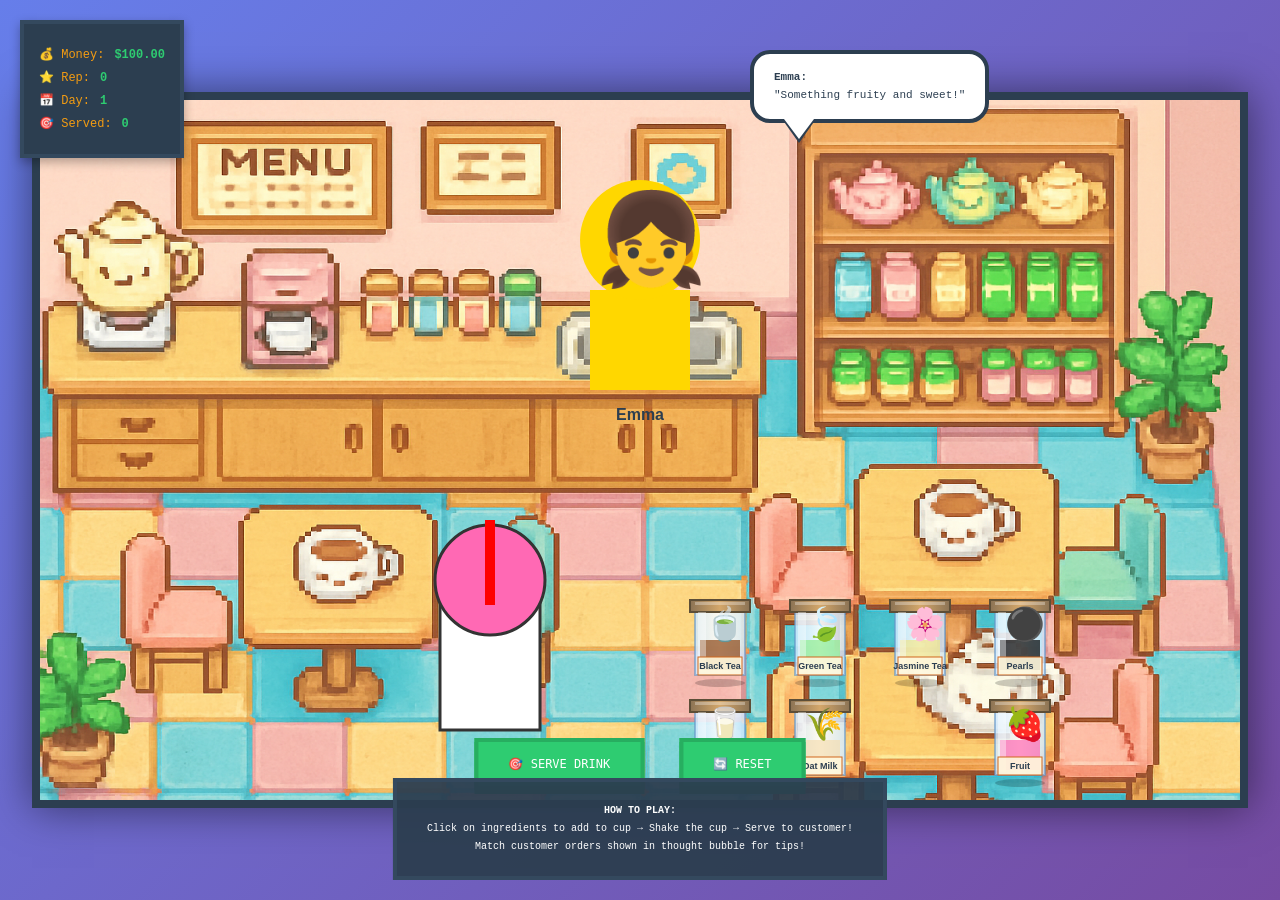
<file: index.html>
<!DOCTYPE html>
<html lang="en">
<head>
    <meta charset="UTF-8">
    <meta name="viewport" content="width=device-width, initial-scale=1.0">
    <title>Gloria Milktea Shop - Pixel Edition</title>
    <style>
        * {
            margin: 0;
            padding: 0;
            box-sizing: border-box;
        }

        body {
            background: linear-gradient(135deg, #667eea 0%, #764ba2 100%);
            font-family: 'Press Start 2P', 'Courier New', monospace;
            overflow: hidden;
            image-rendering: pixelated;
            image-rendering: crisp-edges;
        }

        #gameContainer {
            width: 100vw;
            height: 100vh;
            display: flex;
            flex-direction: column;
            align-items: center;
            justify-content: center;
        }

        #gameCanvas {
            background: #87CEEB;
            border: 8px solid #2c3e50;
            box-shadow: 0 0 40px rgba(0,0,0,0.5);
            cursor: pointer;
            image-rendering: pixelated;
            image-rendering: crisp-edges;
        }

        .ui-overlay {
            position: absolute;
            top: 20px;
            left: 20px;
            right: 20px;
            display: flex;
            justify-content: space-between;
            pointer-events: none;
        }

        .stats-panel {
            background: #2c3e50;
            border: 4px solid #34495e;
            padding: 15px;
            color: #fff;
            font-size: 12px;
            pointer-events: all;
            box-shadow: 0 4px 10px rgba(0,0,0,0.3);
        }

        .stat-item {
            margin: 8px 0;
            display: flex;
            align-items: center;
            gap: 10px;
        }

        .stat-label {
            color: #f39c12;
        }

        .stat-value {
            color: #2ecc71;
            font-weight: bold;
        }

        .instruction-panel {
            position: absolute;
            bottom: 20px;
            left: 50%;
            transform: translateX(-50%);
            background: rgba(44, 62, 80, 0.95);
            border: 4px solid #34495e;
            padding: 20px 30px;
            color: #fff;
            font-size: 10px;
            text-align: center;
            pointer-events: all;
            max-width: 600px;
            line-height: 1.8;
        }

        .ingredient-name {
            position: absolute;
            background: rgba(0,0,0,0.8);
            color: #fff;
            padding: 5px 10px;
            border-radius: 4px;
            font-size: 10px;
            pointer-events: none;
            white-space: nowrap;
            z-index: 1000;
        }

        .action-button {
            background: #2ecc71;
            border: 4px solid #27ae60;
            color: #fff;
            padding: 15px 30px;
            font-size: 12px;
            cursor: pointer;
            margin: 10px;
            font-family: 'Press Start 2P', monospace;
            box-shadow: 0 4px 0 #229954;
            transition: all 0.1s;
        }

        .action-button:hover {
            background: #27ae60;
            transform: translateY(-2px);
            box-shadow: 0 6px 0 #229954;
        }

        .action-button:active {
            transform: translateY(4px);
            box-shadow: 0 0 0 #229954;
        }

        .action-button.disabled {
            background: #95a5a6;
            border-color: #7f8c8d;
            box-shadow: 0 4px 0 #7f8c8d;
            cursor: not-allowed;
        }

        #thoughtBubble {
            position: absolute;
            background: white;
            border: 4px solid #2c3e50;
            border-radius: 20px;
            padding: 15px 20px;
            font-size: 11px;
            color: #2c3e50;
            max-width: 250px;
            line-height: 1.6;
            pointer-events: none;
            display: none;
            z-index: 100;
        }

        #thoughtBubble::after {
            content: '';
            position: absolute;
            bottom: -20px;
            left: 30px;
            width: 0;
            height: 0;
            border-left: 15px solid transparent;
            border-right: 15px solid transparent;
            border-top: 20px solid white;
        }

        #thoughtBubble::before {
            content: '';
            position: absolute;
            bottom: -24px;
            left: 28px;
            width: 0;
            height: 0;
            border-left: 17px solid transparent;
            border-right: 17px solid transparent;
            border-top: 24px solid #2c3e50;
        }

        .modal {
            position: fixed;
            top: 0;
            left: 0;
            right: 0;
            bottom: 0;
            background: rgba(0,0,0,0.8);
            display: none;
            align-items: center;
            justify-content: center;
            z-index: 1000;
        }

        .modal.active {
            display: flex;
        }

        .modal-content {
            background: #2c3e50;
            border: 8px solid #34495e;
            padding: 40px;
            color: #fff;
            text-align: center;
            max-width: 500px;
            box-shadow: 0 0 50px rgba(0,0,0,0.5);
        }

        .modal-content h2 {
            color: #f39c12;
            margin-bottom: 20px;
            font-size: 18px;
        }

        .modal-content p {
            margin: 15px 0;
            font-size: 11px;
            line-height: 1.8;
        }

        .score-display {
            font-size: 48px;
            margin: 20px 0;
        }

        .buttons-container {
            position: absolute;
            bottom: 100px;
            left: 50%;
            transform: translateX(-50%);
            display: flex;
            gap: 15px;
        }
    </style>
</head>
<body>
    <div id="gameContainer">
        <div class="ui-overlay">
            <div class="stats-panel">
                <div class="stat-item">
                    <span class="stat-label">💰 Money:</span>
                    <span class="stat-value" id="money">$100</span>
                </div>
                <div class="stat-item">
                    <span class="stat-label">⭐ Rep:</span>
                    <span class="stat-value" id="reputation">0</span>
                </div>
                <div class="stat-item">
                    <span class="stat-label">📅 Day:</span>
                    <span class="stat-value" id="day">1</span>
                </div>
                <div class="stat-item">
                    <span class="stat-label">🎯 Served:</span>
                    <span class="stat-value" id="served">0</span>
                </div>
            </div>
        </div>

        <canvas id="gameCanvas" width="1200" height="700"></canvas>

        <div class="buttons-container">
            <button class="action-button" id="serveBtn" onclick="serveDrink()">
                🎯 SERVE DRINK
            </button>
            <button class="action-button" id="resetBtn" onclick="resetDrink()">
                🔄 RESET
            </button>
        </div>

        <div class="instruction-panel">
            <strong>HOW TO PLAY:</strong><br>
            Click on ingredients to add to cup → Shake the cup → Serve to customer!<br>
            Match customer orders shown in thought bubble for tips!
        </div>

        <div id="thoughtBubble"></div>
    </div>

    <!-- Result Modal -->
    <div id="resultModal" class="modal">
        <div class="modal-content">
            <h2>ORDER COMPLETE!</h2>
            <div class="score-display" id="scoreEmoji">😊</div>
            <p id="feedbackText">Great job!</p>
            <p id="earningsText">Earned: $0</p>
            <button class="action-button" onclick="closeResultModal()">CONTINUE</button>
        </div>
    </div>

    <script src="game.js"></script>
</body>
</html>
</file>
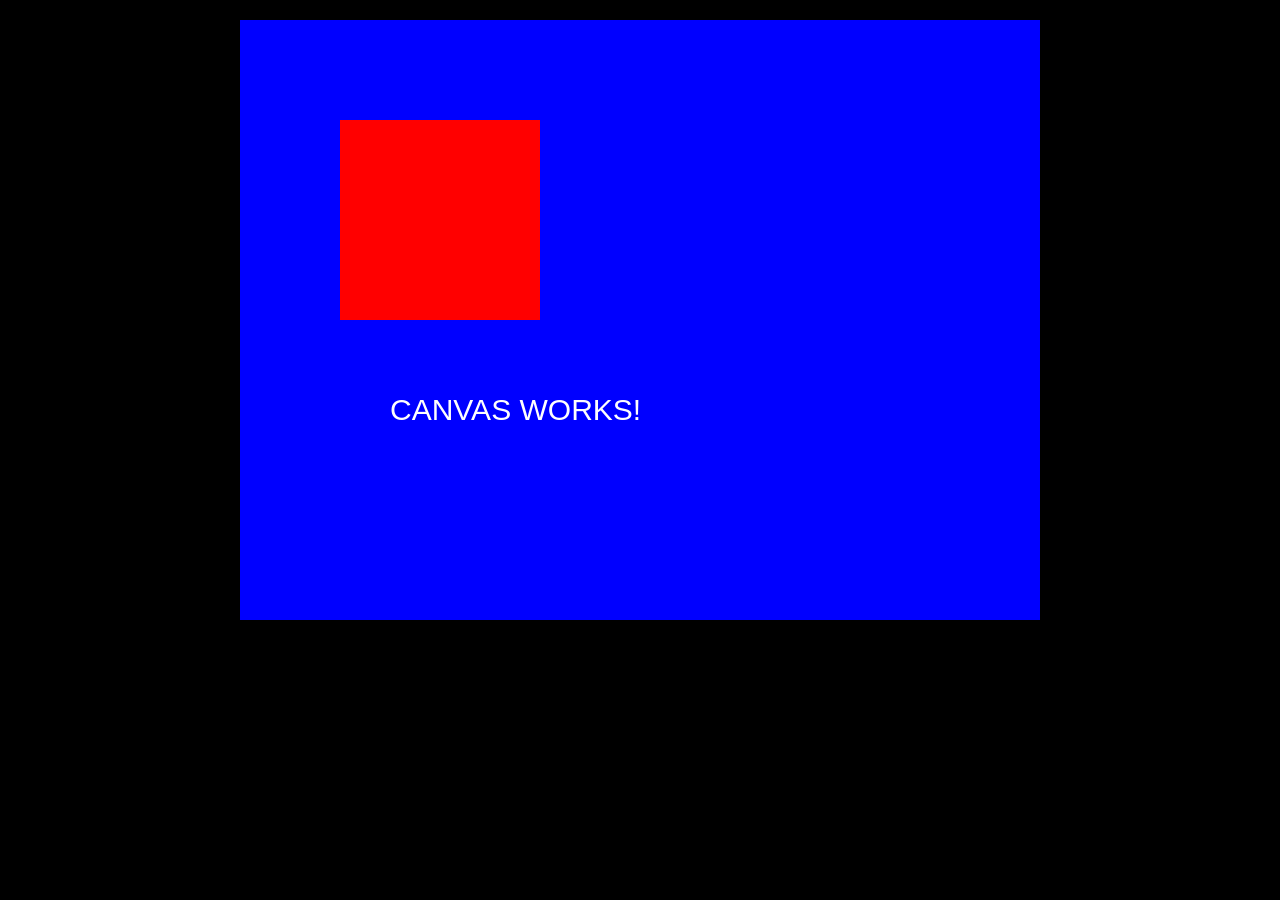
<file: test-simple.html>
<!DOCTYPE html>
<html>
<head>
    <title>Canvas Test</title>
    <style>
        body { margin: 0; padding: 0; background: black; }
        canvas { background: blue; display: block; margin: 20px auto; }
    </style>
</head>
<body>
    <canvas id="test" width="800" height="600"></canvas>
    <script>
        console.log('Script started');
        const canvas = document.getElementById('test');
        const ctx = canvas.getContext('2d');
        console.log('Canvas:', canvas.width, 'x', canvas.height);
        console.log('Context:', ctx);

        // Draw red square
        ctx.fillStyle = 'red';
        ctx.fillRect(100, 100, 200, 200);
        console.log('Red square drawn');

        // Draw text
        ctx.fillStyle = 'white';
        ctx.font = '30px Arial';
        ctx.fillText('CANVAS WORKS!', 150, 400);
        console.log('Text drawn');
    </script>
</body>
</html>
</file>
